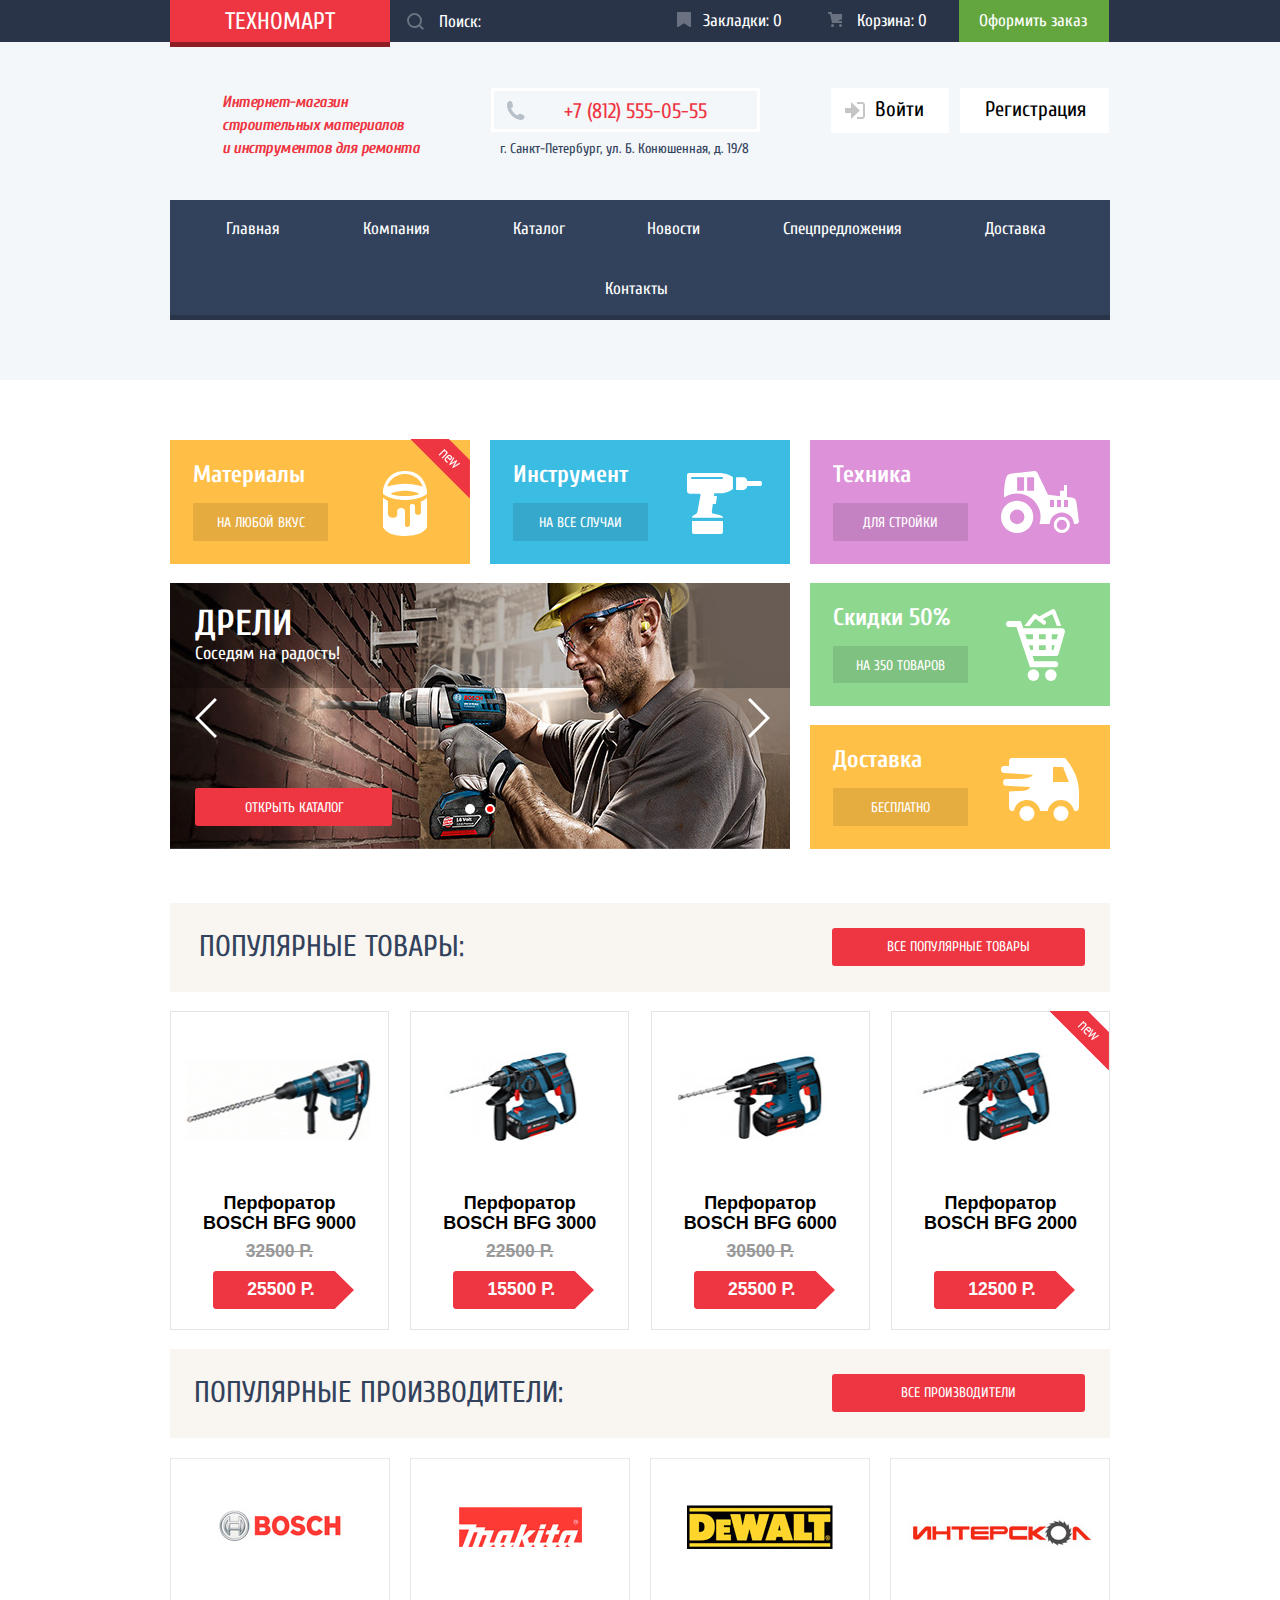
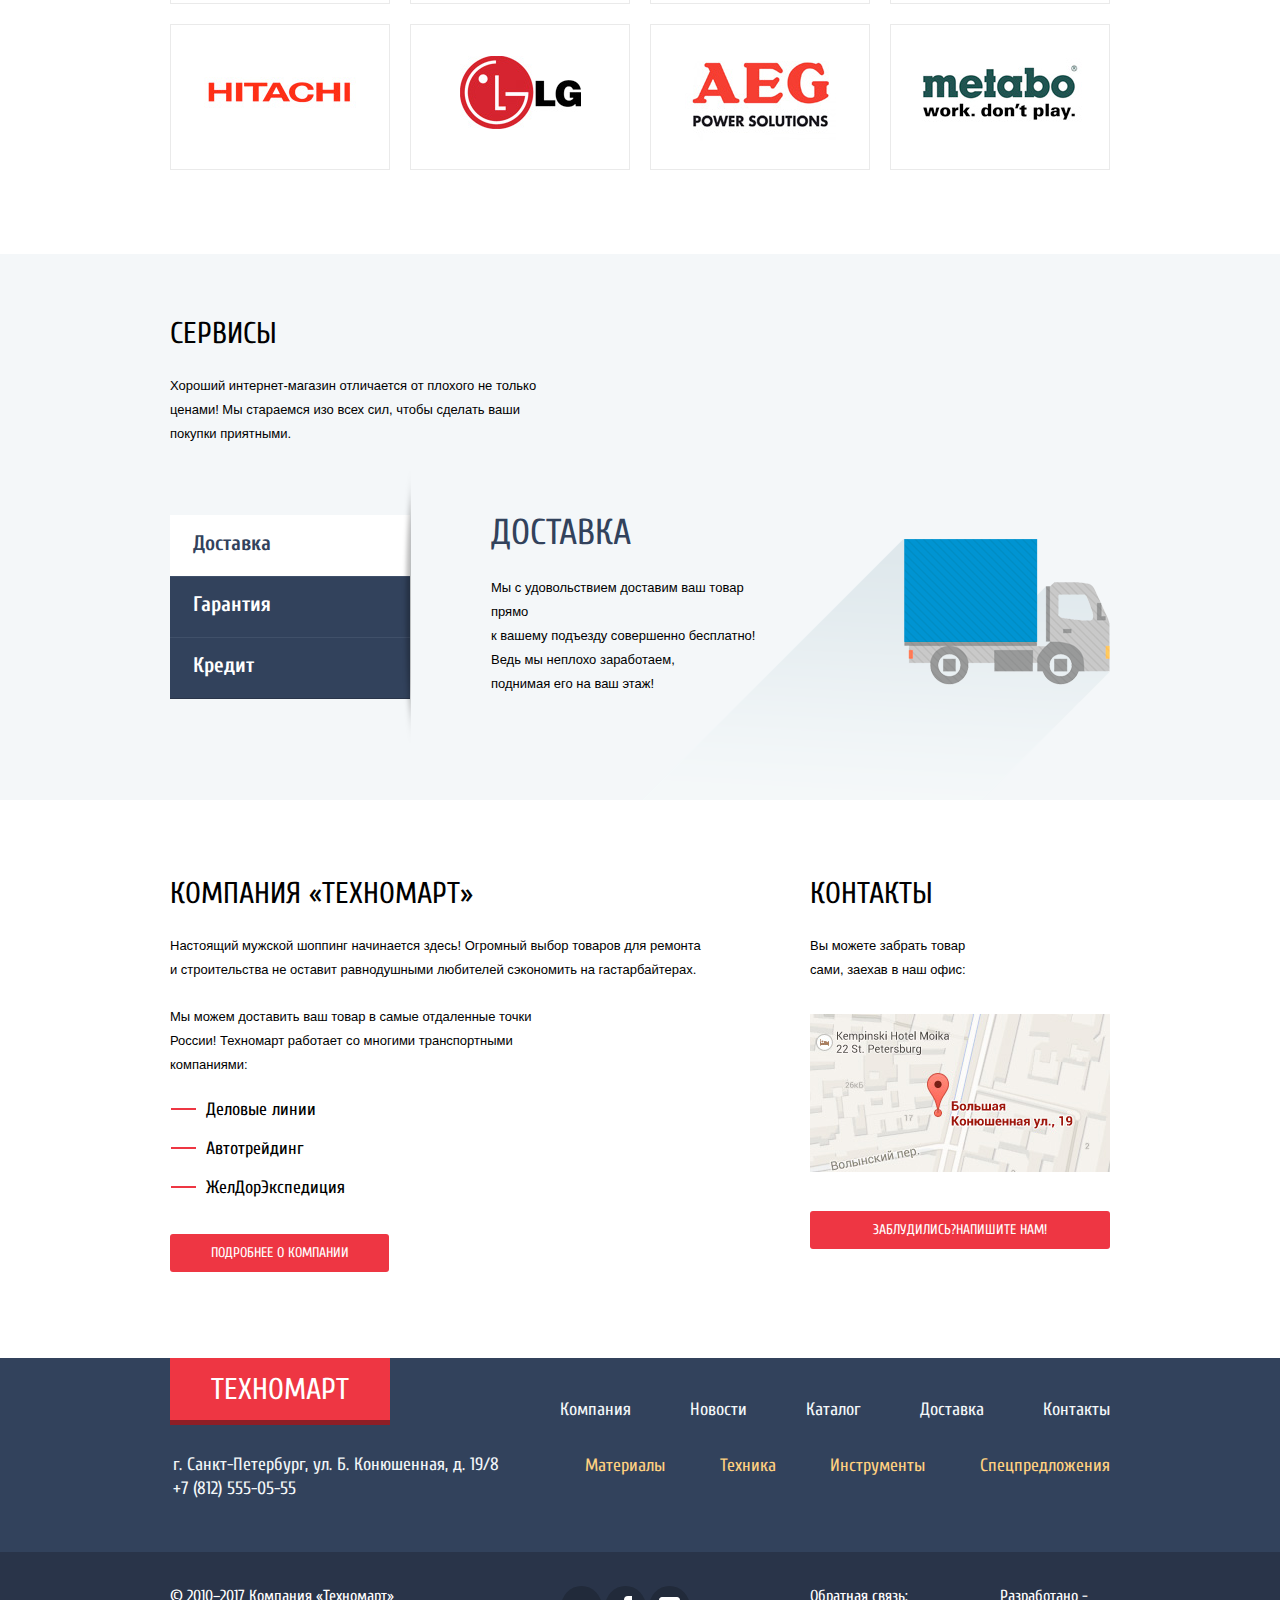
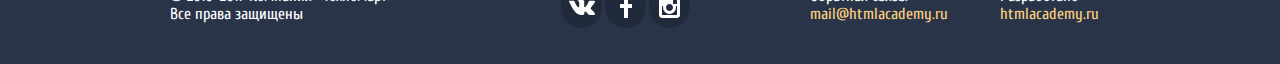
<file: index.html>
<!DOCTYPE html>
<html lang="ru">
  <head>
    <meta charset="utf-8">
    <title>HTML Academy: Техномарт</title>
    <link href="https://fonts.googleapis.com/css?family=Cuprum:400,700,700i;PT+Sans:400,700&amp;subset=cyrillic" rel="stylesheet">
    <link href="css/normalize.css" rel="stylesheet">
    <link rel="stylesheet" href="css/style.min.css">
  </head>
  <body>
    <header class="main-header">
      <div class="header-top">
        <div class="container">
          <a class="logo">Техномарт</a>
          <form class="search-form" method="get" action="https://echo.htmlacademy.ru">
              <label class="visually-hidden" for="search">Поле поиска</label>
              <input class="search" id="search" type="search" placeholder="Поиск:">
              <svg xmlns="http://www.w3.org/2000/svg" width="17" height="17" viewBox="0 0 17 17">
                <path fill="#ffffff" d="M17 15.586l-3.542-3.542A7.465 7.465 0 0 0 15 7.5 7.5 7.5 0 1 0 7.5 15c1.71 0 3.282-.579 4.544-1.542L15.586 17 17 15.586zM2 7.5C2 4.467 4.467 2 7.5 2 10.532 2 13 4.467 13 7.5c0 3.032-2.468 5.5-5.5 5.5A5.506 5.506 0 0 1 2 7.5z"/>
              </svg>
            </form>

          <a class="marks" href="#">Закладки: 0</a>
          <a class="basket" href="#">Корзина: 0</a>
          <a class="order" href="#">Оформить заказ</a>
        </div>
      </div>

      <div class="header-middle container">
        <h1>Интернет-магазин строительных материалов и&nbsp;инструментов для ремонта</h1>

        <div class="header-contacts">
          <a href="tel:88125550555" class="phone">+7 (812) 555-05-55</a>
          <p class="adress">г. Санкт-Петербург, ул. Б. Конюшенная, д. 19/8</p>
        </div>

        <div class="user-navigation">
          <a class="login-link" href="/login-link.html">
            <svg xmlns="http://www.w3.org/2000/svg" width="20" height="17" viewBox="0 0 20 17">
              <path fill="#c5c5c5" d="M14.875 8.5L6 0v6H0v5h6v6z"/>
              <path fill="#c5c5c5" d="M16.986 15.01h-5.027V17h5.027c2.178 0 3.004-1.81 3.029-3.026V3.028C19.99 1.811 19.164 0 16.986 0h-5.027v1.99h5.027c.839 0 .992.681 1.01 1.057v10.904c-.017.376-.171 1.059-1.01 1.059z"/>
            </svg>
            Войти
          </a>
          <a class="signup" href="/signup.html">Регистрация</a>
        </div>
      </div>


      <nav class="main-navigation container">
        <ul class="site-navigation">
          <li><a href="main.html">Главная</a></li>
          <li><a href="company.html">Компания</a></li>
          <li><a href="inner.html">Каталог</a></li>
          <li><a href="news.html">Новости</a></li>
          <li><a href="special.html">Спецпредложения</a></li>
          <li><a href="delivery.html">Доставка</a></li>
          <li><a href="contacts.html">Контакты</a></li>
        </ul>
      </nav>
    </header>

    <main>
      <div class="container">
        <section class="promo">
          <h2 class="visually-hidden">Товары и услуги</h2>

            <div class="promo-materials promo-item flag-new">
              <h3>Материалы</h3>
              <a class="btn" href="materials.html">На любой вкус</a>
            </div>

            <div class="promo-tools promo-item">
              <h3>Инструмент</h3>
              <a class="btn" href="tools.html">На все случаи</a>
            </div>

            <div class="promo-technique promo-item">
              <h3>Техника</h3>
              <a class="btn" href="equipment.html">Для стройки</a>
            </div>

            <div class="slider">
              <h2 class="visually-hidden">Продукция</h2>
              <input class="visually-hidden" type="radio" id="btn-1" name="toggle">
              <input class="visually-hidden" type="radio" id="btn-2" name="toggle" checked>

              <div class="slider-controls">
                <label class="left" for="btn-1"></label>
                <label class="right" for="btn-2"></label>
                <label class="slider-dot-left" for="btn-1"></label>
                <label class="slider-dot-right" for="btn-2"></label>
              </div>

              <div class="slider-inner">
                <div class="slider-slides slide1">
                  <h3>Перфораторы</h3>
                  <b>Настоящие мужские игрушки</b>
                </div>

                <div class="slider-slides slide2">
                  <h3>Дрели</h3>
                  <b>Соседям на радость!</b>
                </div>
              </div>

              <a class="button" href="catalog.html">Открыть каталог</a>
            </div>

            <div class="promo-wrapper">
              <div class="promo-sale promo-item">
                <h3>Скидки 50%</h3>
                <a class="btn" href="sale.html">На 350 товаров</a>
              </div>

              <div class="promo-delivery promo-item">
                <h3>Доставка</h3>
                <a class="btn" href="delivery.html">Бесплатно</a>
              </div>
            </div>
        </section>

        <section class="popular-products">
          <div class="title-and-link">
            <h2 class="products-title">Популярные товары:</h2>
            <a class="button" href="popular-products.html">Все популярные товары</a>
          </div>

          <ul class="catalog-list">

            <li class="catalog-item" tabindex="0">
              <div class="image">
                <img src="img/bosch_bfg9000.jpg" width="218" height="170" alt="Перфоратор BOSH BFG 9000">
              </div>
              <h3>Перфоратор BOSCH BFG 9000</h3>
              <b class="previous-price">32500 Р.</b>
              <b class="new-price">25500 Р.</b>
              <div class="buttons">
                <button class="buy" name="buy">Купить</button>
                <button class="to-marks" name="to-marks">В закладки</button>
              </div>
            </li>

            <li class="catalog-item" tabindex="0">
              <div class="image">
                <img src="img/bosch_bfg3000.jpg" width="218" height="170" alt="Перфоратор BOSH BFG 3000">
              </div>
              <h3>Перфоратор BOSCH BFG 3000</h3>
              <b class="previous-price">22500 Р.</b>
              <b class="new-price">15500 Р.</b>
              <div class="buttons">
                <button class="buy" name="buy">Купить</button>
                <button class="to-marks" name="to-marks">В закладки</button>
              </div>
            </li>

            <li class="catalog-item" tabindex="0">
              <div class="image">
                <img src="img/bosch_bfg6000.jpg" width="218" height="170" alt="Перфоратор BOSH BFG 6000">
              </div>
              <h3>Перфоратор BOSCH BFG 6000</h3>
              <b class="previous-price">30500 Р.</b>
              <b class="new-price">25500 Р.</b>
              <div class="buttons">
                <button class="buy" name="buy">Купить</button>
                <button class="to-marks" name="to-marks">В закладки</button>
              </div>
            </li>

            <li class="catalog-item flag-new" tabindex="0">
              <div class="image">
                <img src="img/bosch_bfg2000.jpg" width="218" height="170" alt="Перфоратор BOSH BFG 2000">
              </div>
              <h3>Перфоратор BOSCH BFG 2000</h3>
              <b class="previous-price"></b>
              <b class="new-price">12500 Р.</b>
              <div class="buttons">
                <button class="buy" name="buy">Купить</button>
                <button class="to-marks" name="to-marks">В закладки</button>
              </div>
            </li>

          </ul>
        </section>

        <section class="popular-makers">
          <div class="title-and-link">
            <h2 class="makers-title">Популярные производители:</h2>
            <a class="button" href="popular-makers">Все производители</a>
          </div>

          <ul class="makers">
            <li class="makers-item">
              <a href="BOCH.html">
                <img src="img/bosch.jpg" width="126" height="37" alt="логотип BOCH">
              </a>
            </li>

            <li class="makers-item">
              <a href="Makita.html">
                <img src="img/makita.jpg" width="123" height="40" alt="логотип Makita">
              </a>
            </li>

            <li class="makers-item">
              <a href="DeWALT.html">
                <img src="img/de-walt.jpg" width="146" height="44" alt="логотип DeWALT">
              </a>
            </li>

            <li class="makers-item">
              <a href="Interscol.html">
                <img src="img/invalid-name.jpg" width="200" height="88" alt="логотип Интерскол">
              </a>
            </li>

            <li class="makers-item">
              <a href="HITACHI.html">
                <img src="img/hitachi.jpg" width="169" height="31" alt="логотип HITACHI">
              </a>
            </li>

            <li class="makers-item">
              <a href="LG.html">
                <img src="img/lg.jpg" width="121" height="73" alt="логотип LG">
              </a>
            </li>

            <li class="makers-item">
              <a href="AEG.html">
                <img src="img/aeg.jpg" width="151" height="96" alt="логотип AEG">
              </a>
            </li>

            <li class="makers-item">
              <a href="metabo.html">
                <img src="img/metabo.jpg" width="204" height="69" alt="логотип metabo">
              </a>
            </li>

          </ul>
        </section>
      </div>

      <section class="service">
        <div class="container">
          <div class="about-service">
            <h2>Сервисы</h2>
            <p>Хороший интернет-магазин отличается от плохого не только ценами! Мы стараемся изо всех сил, чтобы сделать ваши покупки приятными.</p>
          </div>
          <div class="service-slider">

            <ul class="service-list">
              <li class="service-item delivery active">
                <b>Доставка</b>
              </li>
              <li class="service-item surety">
                <b>Гарантия</b>
              </li>
              <li class="service-item credit">
                <b>Кредит</b>
              </li>
            </ul>

            <div class="slide delivery-slide">
              <h4>Доставка</h4>
              <p>Мы с удовольствием доставим ваш товар прямо<br>
              к вашему подъезду совершенно бесплатно! Ведь мы неплохо заработаем,<br>
            поднимая его на ваш этаж!</p>
            </div>
            <div  class="slide surety-slide visually-hidden">
              <h4>Гарантия</h4>
              <p>Если купленный у нас товар поломается или заискрит<br>
              а также в случае пожара, вызванного его возгоранием,
              вы всегда можете быть уверены в нашей гарантии. Мы обменяем сгоревший товар на новый.<br>
              Дом уж восстановите как-нибудь сами.</p>
            </div>
            <div class="slide credit-slide visually-hidden">
              <h4>Кредит</h4>
              <p>Залезть в долговую яму стало проще!<br>
              Кредитные консультанты придут к вам на помощь.</p>
              <a class="button" href="to-credit.html">Отправить заявку</a>
            </div>
          </div>
        </div>
      </section>

      <div class="container">
        <div class="index-columns">
          <section class="about-company">
            <h2>Компания «Техномарт»</h2>
            <p>Настоящий мужской шоппинг начинается здесь! Огромный выбор товаров для ремонта и строительства не оставит равнодушными любителей сэкономить на гастарбайтерах.</p>
            <p>Мы можем доставить ваш товар в самые отдаленные точки России! Техномарт работает со многими транспортными компаниями: </p>
            <ul class="delivery-company">
              <li>Деловые линии</li>
              <li>Автотрейдинг</li>
              <li>ЖелДорЭкспедиция</li>
            </ul>
            <a class="button" href="company.html">Подробнее о компании</a>
          </section>

          <section class="contacts">
            <h2>Контакты</h2>
            <p>Вы можете забрать товар сами, заехав в наш офис:</p>
            <a class="open-map" href="/full-map.html">
              <img class="map" src="img/map.jpg" width="940" height="446" alt="Техномарт на карте">
            </a>
            <a class="button feedback-form" href="feedback-form.html">Заблудились?Напишите нам!</a>
          </section>
        </div>
      </div>

      <section class="write-us popup">
        <h2 class="visually-hidden">Напишите нам</h2>
        <form id="write-us-form" class="write-us-form" action="https://echo.htmlacademy.ru/"
        method="post">
          <p>
            <label for="name"> Ваше имя:</label>
            <input type="text" name="name" id="name" placeholder="Имя Фамилия">
          </p>
          <p>
            <label for="email">Ваш e-mail:</label>
            <input type="email" name="email" id="email" placeholder="email@example.com">
          </p>
          <p>
            <label for="text">Текс письма:</label>
            <textarea name="text" id="text" placeholder="В свободной форме" ></textarea>
          </p>
        </form>
        <div>
          <button class="button" form="write-us-form" type="submit">Отправить</button>
        </div>
        <button class="close-popup" type="button">Закрыть</button>
      </section>

      <section class="map-popup popup">
        <h2 class="visually-hidden">Как до нас добраться?</h2>
        <iframe src="https://www.google.com/maps/embed?pb=!1m18!1m12!1m3!1d1998.6037999040354!2d30.322010416394033!3d59.938716271971415!2m3!1f0!2f0!3f0!3m2!1i1024!2i768!4f13.1!3m3!1m2!1s0x4696310fca5ba729%3A0xea9c53d4493c879f!2sBolshaya+Konyushennaya+ul.%2C+19%2C+Sankt-Peterburg%2C+Russia%2C+191186!5e0!3m2!1sen!2s!4v1441888483426" width="940" height="446" allowfullscreen></iframe>
        <p>
          <img src="img/full-map.jpg" width="940" height="446"
          alt="Магазин по адресу г.Санкт-Петербург, ул.Большая Конюшенная, д.19/8">
        </p>
        <button class="close-popup" type="button" aria-label="Закрыть"></button>
      </section>

      <section class="cart-popup popup">
        <h2 class="cart-add">Товар добавлен в корзину!</h2>
        <p>
          <a class="button" href="cart.html">Оформить заказ</a>
          <button class="continue" type="button">Продолжить покупки</button>
        </p>
        <button class="close-popup" type="button">Закрыть</button>
      </section>

    </main>

    <footer class="page-footer">
      <nav class="page-footer-navigation">
        <div class="container">
          <a class="logo">Техномарт</a>

          <ul class="footer-navigation">
            <li><a href="company.html">Компания</a></li>
            <li><a href="news.html">Новости</a></li>
            <li><a href="inner.html">Каталог</a></li>
            <li><a href="delivery.html">Доставка</a></li>
            <li><a href="contacts.html">Контакты</a></li>
          </ul>

          <div class="footer-contacts">
            <p class="adress">г. Санкт-Петербург, ул. Б. Конюшенная, д. 19/8</p>
            <a href="tel:88125550555" class="phone">+7 (812) 555-05-55</a>
          </div>

          <ul class="categories">
            <li><a href="materials.html">Материалы</a></li>
            <li><a href="technique.html">Техника</a></li>
            <li><a href="tools.html">Инструменты</a></li>
            <li><a href="special.html">Спецпредложения</a></li>
          </ul>
        </div>
      </nav>
      <div class="footer-bottom">
        <div class="container">
          <p class="company-copyright">© 2010–2017 Компания «Техномарт» Все права защищены</p>

          <div class="footer-social">
            <ul>
              <li><a class="social-button vk" href="#"><span class="visually-hidden">Вконтакте</span>
                <svg xmlns="http://www.w3.org/2000/svg" width="26" height="15" viewBox="0 0 26 15"><path fill="#FFF" d="M16.138 11.51c.956-.309 2.18 2.04 3.483 2.939.978.681 1.727.534 1.727.534l3.473-.05s1.815-.112.957-1.554c-.071-.12-.503-1.069-2.585-3.022-2.177-2.043-1.882-1.712.739-5.244 1.597-2.153 2.236-3.468 2.036-4.028-.192-.539-1.365-.399-1.365-.399L20.69.713c-.381.001-.704.119-.851.515-.003.004-.621 1.666-1.445 3.079-1.741 2.989-2.436 3.148-2.724 2.961-.661-.433-.494-1.737-.494-2.664 0-2.897.432-4.105-.846-4.417-.427-.104-.739-.172-1.828-.182-1.392-.021-2.574 0-3.244.329-.445.223-.786.712-.579.74.26.035.843.16 1.155.586.401.552.389 1.789.389 1.789s.229 3.411-.54 3.834c-.528.29-1.25-.302-2.803-3.016-.793-1.388-1.392-2.922-1.392-2.922s-.116-.285-.326-.441c-.25-.185-.6-.244-.6-.244L.848.684S.29.7.085.946c-.182.218-.015.668-.015.668s2.909 6.881 6.203 10.347c3.02 3.182 6.452 2.971 6.452 2.971h1.555s.469-.054.709-.312c.224-.24.214-.691.214-.691s-.031-2.109.935-2.419z"/></svg>
              </a></li>
              <li><a class="social-button fb" href="#"><span class="visually-hidden">Фейсбук</span>
                <svg xmlns="http://www.w3.org/2000/svg" width="12" height="22" viewBox="0 0 12 22"><path fill="#FFF" d="M12 4V0H8a4 4 0 0 0-4 4v4H0v4h4v10h4V12h4V8H8V4h4z"/></svg>              </a></li>
              <li><a class="social-button ins" href="#"><span class="visually-hidden">Инстаграм</span>
                <svg xmlns="http://www.w3.org/2000/svg" width="21" height="21" viewBox="0 0 21 21"><path fill="#FFF" d="M18 0H3C1.35 0 0 1.35 0 3v15c0 1.65 1.35 3 3 3h15c1.65 0 3-1.35 3-3V3c0-1.65-1.35-3-3-3zm-7.5 7c1.93 0 3.5 1.57 3.5 3.5S12.43 14 10.5 14 7 12.43 7 10.5 8.57 7 10.5 7zM18 18H3V9h1.181A6.504 6.504 0 0 0 4 10.5a6.5 6.5 0 1 0 13 0 6.45 6.45 0 0 0-.181-1.5H18v9zm0-11h-4V3h4v4z"/></svg>
              </a></li>
            </ul>
          </div>

          <div class="developer">
            <p class="footer-feedback">Обратная связь:
              <a href="mailto:mail@htmlacademy.ru">mail@htmlacademy.ru</a>
            </p>
            <p class="footer-copyright">Разработано -
              <a href="https://htmlacademy.ru/">htmlacademy.ru</a>
            </p>
          </div>
        </div>
      </div>

    </footer>
    <script src="js/compressed.js"></script>
  </body>
</html>
</file>
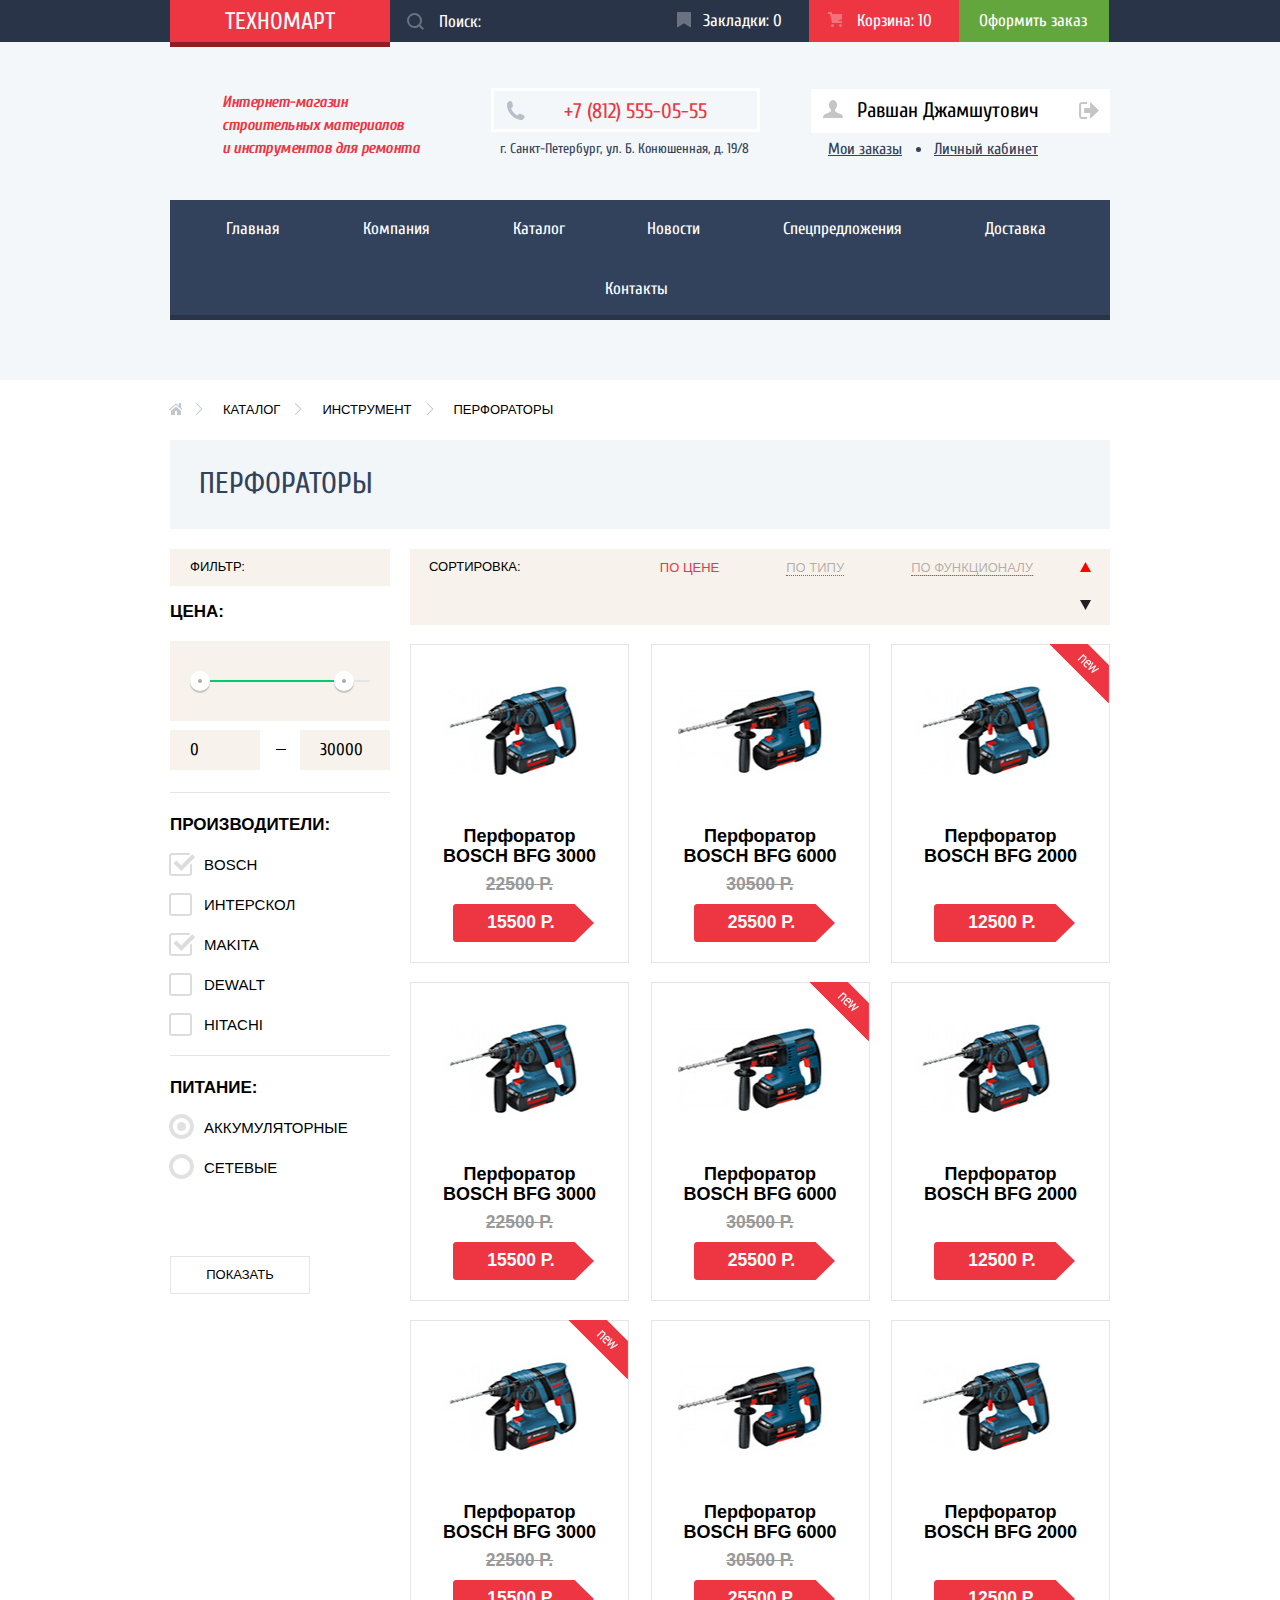
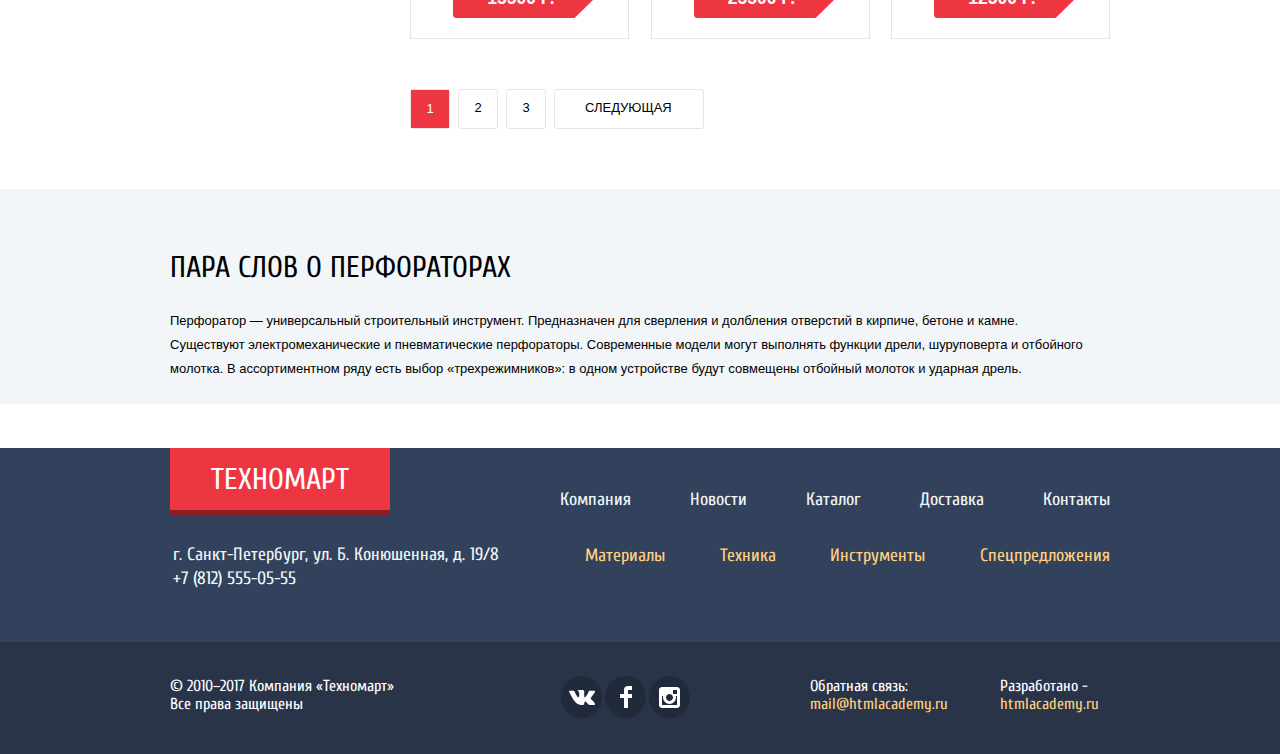
<file: inner.html>
<!DOCTYPE html>
<html lang="ru">
    <head>
      <meta charset="utf-8">
      <title>HTML Academy: Техномарт</title>
      <link href="https://fonts.googleapis.com/css?family=Cuprum:400,700,700i;PT+Sans:400,700&amp;subset=cyrillic" rel="stylesheet">
      <link href="css/normalize.css" rel="stylesheet">
      <link rel="stylesheet" href="css/style.min.css">
    </head>
    <body class="inner-page">
      <header class="main-header">

        <div class="header-top">
          <div class="container">
            <a class="logo" href="index.html">Техномарт</a>
            <form class="search-form" method="get" action="https://echo.htmlacademy.ru">
                <label class="visually-hidden" for="search">Поле поиска</label>
                <input class="search" id="search" type="search" placeholder="Поиск:">
                <svg xmlns="http://www.w3.org/2000/svg" width="17" height="17" viewBox="0 0 17 17">
                  <path fill="#ffffff" d="M17 15.586l-3.542-3.542A7.465 7.465 0 0 0 15 7.5 7.5 7.5 0 1 0 7.5 15c1.71 0 3.282-.579 4.544-1.542L15.586 17 17 15.586zM2 7.5C2 4.467 4.467 2 7.5 2 10.532 2 13 4.467 13 7.5c0 3.032-2.468 5.5-5.5 5.5A5.506 5.506 0 0 1 2 7.5z"/>
                </svg>
              </form>
            <a class="marks" href="#">Закладки: 0</a>
            <a class="basket" href="#">Корзина: 10</a>
            <a class="order" href="#">Оформить заказ</a>
          </div>
        </div>

        <div class="header-middle container">
          <h1>Интернет-магазин строительных материалов и&nbsp;инструментов для ремонта</h1>

          <div class="header-contacts">
            <a href="tel:88125550555" class="phone">+7 (812) 555-05-55</a>
            <p class="adress">г. Санкт-Петербург, ул. Б. Конюшенная, д. 19/8</p>
          </div>

          <div class="user-navigation">
            <div class="user-control">
              <a class="user-name" href="user-name.html">
                <svg xmlns="http://www.w3.org/2000/svg" width="20" height="18" viewBox="0 0 20 18">
                  <path fill="#c5c5c5" d="M17.881 14.166c-2.144-.735-4.256-1.666-5.207-2.39-.657-.501-.77-1.618-.517-2.415 1.118-.903 1.864-2.477 1.864-4.278C14.021 2.276 12.221 0 10 0S5.979 2.276 5.979 5.083c0 1.801.746 3.374 1.863 4.277.253.798.141 1.915-.517 2.416-.95.724-3.063 1.654-5.207 2.39S0 18 0 18h20s.025-3.099-2.119-3.834z"/>
                </svg>
                Равшан Джамшутович</a>
              <a href="user-exit.html" class="user-exit" name="exit">
                <svg xmlns="http://www.w3.org/2000/svg" width="21" height="17" viewBox="0 0 21 17">
                  <g fill="#c5c5c5">
                    <path fill="#c5c5c5" d="M21 8.5L12.125 0v6h-6v5h6v6z"/>
                    <path fill="#c5c5c5" d="M3.106 13.952V3.048c.018-.376.171-1.057 1.01-1.057h5.027V0H4.116C1.938 0 1.112 1.81 1.087 3.027v10.946C1.112 15.189 1.938 17 4.116 17h5.027v-1.99H4.116c-.839 0-.992-.683-1.01-1.058z"/>
                  </g>
                </svg>
              </a>
            </div>
            <a class="user-order" href="user-order">Мои заказы</a>
            <a class="user-area" href="user-area">Личный кабинет</a>
          </div>
        </div>
        <nav class="main-navigation container">
          <ul class="site-navigation">
            <li><a href="index.html">Главная</a></li>
            <li><a href="company.html">Компания</a></li>
            <li><a href="inner.html">Каталог</a></li>
            <li><a href="news.html">Новости</a></li>
            <li><a href="special.html">Спецпредложения</a></li>
            <li><a href="delivery.html">Доставка</a></li>
            <li><a href="contacts.html">Контакты</a></li>
          </ul>
        </nav>
      </header>
      <main>
        <div class="container">
          <ul class="breadcrumbs">
            <li class="main" tabindex="0"><a href="index.html">Главная</a></li>
            <li><a href="catalog.html">Каталог</a></li>
            <li><a href="tools.html">Инструмент</a></li>
            <li class="breadcrumbs-current">Перфораторы</li>
          </ul>

          <div class="page-title">
            <h1>Перфораторы</h1>
          </div>
          <div class="catalog-columns">

            <section class="filters">
              <h2>Фильтр:</h2>
              <form method="get" action="https://echo.htmlacademy.ru">
                <fieldset class="filter">
                  <legend>Цена:</legend>
                  <div class="range-wrapper">
                    <div class="range-controls">
                      <div class="scale">
                        <div class="bar"></div>
                      </div>
                      <div class="range-toggle range-toggle-min" aria-label="Диапазон переключения минимум" tabindex="0"></div>
                      <div class="range-toggle range-toggle-max" aria-label="Диапазон переключения максимум" tabindex="0"></div>
                    </div>
                  </div>

                  <div class="price-controls">
                    <label class="min-price">от <input type="text" name="min-price" value="0"></label>
                    <label class="max-price">до <input type="text" name="max-price" value="30000"></label>
                  </div>

                </fieldset>

                <fieldset  class="filter">
                  <legend>Производители:</legend>
                  <ul class="filter-list">
                    <li class="filter-option">
                      <input type="checkbox" name="bosch" class="visually-hidden
                       filter-input filter-input-checkbox" id="bosch-filter" checked>
                       <label for="bosch-filter">Bosch</label>
                     </li>
                    <li class="filter-option">
                      <input type="checkbox" name="interscol" class="visually-hidden
                      filter-input filter-input-checkbox" id="interscol-filter">
                      <label for="interscol-filter">Интерскол</label>
                    </li>
                    <li class="filter-option">
                      <input type="checkbox" name="makita" class="visually-hidden
                      filter-input filter-input-checkbox" id="makita-filter" checked>
                      <label for="makita-filter">Makita</label>
                    </li>
                    <li class="filter-option">
                      <input type="checkbox" name="dewolt" class="visually-hidden
                      filter-input filter-input-checkbox" id="dewolt-filter">
                      <label for="dewolt-filter">Dewalt</label>
                    </li>
                    <li class="filter-option">
                      <input type="checkbox" name="hitachi" class="visually-hidden
                      filter-input filter-input-checkbox" id="hitachi-filter">
                      <label for="hitachi-filter">Hitachi</label>
                    </li>
                  </ul>
                </fieldset>

                <fieldset class="filter">
                  <legend>Питание:</legend>
                  <ul class="filter-list">
                    <li class="filter-option">
                      <input type="radio" class="visually-hidden filter-input filter-input-radio"
                      name="power-option" id="accumulator" value="accumulator" checked>
                      <label for="accumulator">Аккумуляторные</label>
                    </li>
                    <li class="filter-option">
                      <input type="radio" class="visually-hidden filter-input filter-input-radio"
                      name="power-option" id="chain" value="chain">
                      <label for="chain">Сетевые</label>
                    </li>
                  </ul>
                </fieldset>
                <button type="submit" class="filter-button">Показать</button>
              </form>
            </section>

            <section class="catalog">
              <h2 class="visually-hidden">Список товаров</h2>

              <section class="sorting">
                <h2>Сортировка:</h2>
                <ul>
                  <li class="active-sort"><a href="to-price.html">По цене</a></li>
                  <li><a href="to-type.html">По типу</a></li>
                  <li><a href="to-functional">По функционалу</a></li>

                  <li  class="up">
                    <a href="up.html"><span class="visually-hidden">По возрастанию</span>
                      <svg xmlns="http://www.w3.org/2000/svg" width="11" height="10" viewBox="0 0 11 10">
                        <path fill="#231F20" d="M5.5 0L0 10h11z"/>
                      </svg>
                    </a>
                  </li>
                  <li class="down">
                    <a href="down.html"><span class="visually-hidden">По убыванию</span>
                      <svg xmlns="http://www.w3.org/2000/svg" width="11" height="10" viewBox="0 0 11 10">
                        <path fill="#231F20" d="M5.5 0L0 10h11z"/>
                      </svg>
                    </a>
                  </li>
                </ul>
              </section>

              <ul class="catalog-list">

                <li class="catalog-item" tabindex="0">
                  <div class="image">
                    <img src="img/bosch_bfg3000.jpg" width="218" height="170" alt="Перфоратор BOSH BFG 3000">
                  </div>
                  <h3>Перфоратор BOSCH BFG 3000</h3>
                  <b class="previous-price">22500 Р.</b>
                  <b class="new-price">15500 Р.</b>
                  <div class="buttons">
                    <button class="buy" name="buy">Купить</button>
                    <button class="to-marks" name="to-marks">В закладки</button>
                  </div>
                </li>

                <li class="catalog-item" tabindex="0">
                  <div class="image">
                    <img src="img/bosch_bfg6000.jpg" width="218" height="170" alt="Перфоратор BOSH BFG 6000">
                  </div>
                  <h3>Перфоратор BOSCH BFG 6000</h3>
                  <b class="previous-price">30500 Р.</b>
                  <b class="new-price">25500 Р.</b>
                  <div class="buttons">
                    <button class="buy" name="buy">Купить</button>
                    <button class="to-marks" name="to-marks">В закладки</button>
                  </div>
                </li>


                <li class="catalog-item flag-new" tabindex="0">
                  <div class="image">
                    <img src="img/bosch_bfg2000.jpg" width="218" height="170" alt="Перфоратор BOSH BFG 2000">
                  </div>
                  <h3>Перфоратор BOSCH BFG 2000</h3>
                  <b class="previous-price"></b>
                  <b class="new-price">12500 Р.</b>
                  <div class="buttons">
                    <button class="buy" name="buy">Купить</button>
                    <button class="to-marks" name="to-marks">В закладки</button>
                  </div>
                </li>

                <li class="catalog-item" tabindex="0">
                  <div class="image">
                    <img src="img/bosch_bfg3000.jpg" width="218" height="170" alt="Перфоратор BOSH BFG 3000">
                  </div>
                  <h3>Перфоратор BOSCH BFG 3000</h3>
                  <b class="previous-price">22500 Р.</b>
                  <b class="new-price">15500 Р.</b>
                  <div class="buttons">
                    <button class="buy" name="buy">Купить</button>
                    <button class="to-marks" name="to-marks">В закладки</button>
                  </div>
                </li>

                <li class="catalog-item flag-new" tabindex="0">
                  <div class="image">
                    <img src="img/bosch_bfg6000.jpg" width="218" height="170" alt="Перфоратор BOSH BFG 6000">
                  </div>
                  <h3>Перфоратор BOSCH BFG 6000</h3>
                  <b class="previous-price">30500 Р.</b>
                  <b class="new-price">25500 Р.</b>
                  <div class="buttons">
                    <button class="buy" name="buy">Купить</button>
                    <button class="to-marks" name="to-marks">В закладки</button>
                  </div>
                </li>

                <li class="catalog-item" tabindex="0">
                  <div class="image">
                    <img src="img/bosch_bfg2000.jpg" width="218" height="170" alt="Перфоратор BOSH BFG 2000">
                  </div>
                  <h3>Перфоратор BOSCH BFG 2000</h3>
                  <b class="previous-price"></b>
                  <b class="new-price">12500 Р.</b>
                  <div class="buttons">
                    <button class="buy" name="buy">Купить</button>
                    <button class="to-marks" name="to-marks">В закладки</button>
                  </div>
                </li>

                <li class="catalog-item flag-new" tabindex="0">
                  <div class="image">
                    <img src="img/bosch_bfg3000.jpg" width="218" height="170" alt="Перфоратор BOSH BFG 3000">
                  </div>
                  <h3>Перфоратор BOSCH BFG 3000</h3>
                  <b class="previous-price">22500 Р.</b>
                  <b class="new-price">15500 Р.</b>
                  <div class="buttons">
                    <button class="buy" name="buy">Купить</button>
                    <button class="to-marks" name="to-marks">В закладки</button>
                  </div>
                </li>

                <li class="catalog-item" tabindex="0">
                  <div class="image">
                    <img src="img/bosch_bfg6000.jpg" width="218" height="170" alt="Перфоратор BOSH BFG 6000">
                  </div>
                  <h3>Перфоратор BOSCH BFG 6000</h3>
                  <b class="previous-price">30500 Р.</b>
                  <b class="new-price">25500 Р.</b>
                  <div class="buttons">
                    <button class="buy" name="buy">Купить</button>
                    <button class="to-marks" name="to-marks">В закладки</button>
                  </div>
                </li>

                <li class="catalog-item" tabindex="0">
                  <div class="image">
                    <img src="img/bosch_bfg2000.jpg" width="218" height="170" alt="Перфоратор BOSH BFG 2000">
                  </div>
                  <h3>Перфоратор BOSCH BFG 2000</h3>
                  <b class="previous-price"></b>
                  <b class="new-price">12500 Р.</b>
                  <div class="buttons">
                    <button class="buy" name="buy">Купить</button>
                    <button class="to-marks" name="to-marks">В закладки</button>
                  </div>
                </li>

              </ul>

              <ul class="pagination-list">
                <li class="pagination-item pagination-item-current"><a href="#">1</a></li>
                <li class="pagination-item"><a href="#">2</a></li>
                <li class="pagination-item"><a href="#">3</a></li>
                <li class="pagination-item"><a href="#">Следующая</a></li>
              </ul>

            </section>
          </div>
        </div>


        <section class="about-product">
          <div  class="container">
            <h2>Пара слов о перфораторах</h2>
            <p><span>Перфоратор &mdash; универсальный строительный инструмент. </span>Предназначен для сверления и долбления отверстий в кирпиче, бетоне и камне.<br>
            Существуют электромеханические и пневматические перфораторы. Современные модели могут выполнять функции дрели, шуруповерта и отбойного молотка. В ассортиментном ряду есть выбор «трехрежимников»: в одном устройстве будут совмещены отбойный молоток и ударная дрель.</p>
          </div>
        </section>

        <section class="cart-popup popup">
          <h2 class="cart-add">Товар добавлен в корзину!</h2>
          <p>
            <a class="button" href="cart.html">Оформить заказ</a>
            <button class="continue" type="button">Продолжить покупки</button>
          </p>
          <button class="close-popup" type="button">Закрыть</button>

        </section>

      </main>
        <footer class="page-footer">
          <nav class="page-footer-navigation">
            <div class="container">
              <a class="logo">Техномарт</a>

              <ul class="footer-navigation">
                <li><a href="company.html">Компания</a></li>
                <li><a href="news.html">Новости</a></li>
                <li><a href="inner.html">Каталог</a></li>
                <li><a href="delivery.html">Доставка</a></li>
                <li><a href="contacts.html">Контакты</a></li>
              </ul>

              <div class="footer-contacts">
                <p class="adress">г. Санкт-Петербург, ул. Б. Конюшенная, д. 19/8</p>
                <a href="tel:88125550555" class="phone">+7 (812) 555-05-55</a>
              </div>

              <ul class="categories">
                <li><a href="materials.html">Материалы</a></li>
                <li><a href="technique.html">Техника</a></li>
                <li><a href="tools.html">Инструменты</a></li>
                <li><a href="special.html">Спецпредложения</a></li>
              </ul>
            </div>
          </nav>
          <div class="footer-bottom">
            <div class="container">
              <p class="company-copyright">© 2010–2017 Компания «Техномарт» Все права защищены</p>

              <div class="footer-social">
                <ul>
                  <li><a class="social-button vk" href="#"><span class="visually-hidden">Вконтакте</span>
                    <svg xmlns="http://www.w3.org/2000/svg" width="26" height="15" viewBox="0 0 26 15"><path fill="#FFF" d="M16.138 11.51c.956-.309 2.18 2.04 3.483 2.939.978.681 1.727.534 1.727.534l3.473-.05s1.815-.112.957-1.554c-.071-.12-.503-1.069-2.585-3.022-2.177-2.043-1.882-1.712.739-5.244 1.597-2.153 2.236-3.468 2.036-4.028-.192-.539-1.365-.399-1.365-.399L20.69.713c-.381.001-.704.119-.851.515-.003.004-.621 1.666-1.445 3.079-1.741 2.989-2.436 3.148-2.724 2.961-.661-.433-.494-1.737-.494-2.664 0-2.897.432-4.105-.846-4.417-.427-.104-.739-.172-1.828-.182-1.392-.021-2.574 0-3.244.329-.445.223-.786.712-.579.74.26.035.843.16 1.155.586.401.552.389 1.789.389 1.789s.229 3.411-.54 3.834c-.528.29-1.25-.302-2.803-3.016-.793-1.388-1.392-2.922-1.392-2.922s-.116-.285-.326-.441c-.25-.185-.6-.244-.6-.244L.848.684S.29.7.085.946c-.182.218-.015.668-.015.668s2.909 6.881 6.203 10.347c3.02 3.182 6.452 2.971 6.452 2.971h1.555s.469-.054.709-.312c.224-.24.214-.691.214-.691s-.031-2.109.935-2.419z"/></svg>
                  </a></li>
                  <li><a class="social-button fb" href="#"><span class="visually-hidden">Фейсбук</span>
                    <svg xmlns="http://www.w3.org/2000/svg" width="12" height="22" viewBox="0 0 12 22"><path fill="#FFF" d="M12 4V0H8a4 4 0 0 0-4 4v4H0v4h4v10h4V12h4V8H8V4h4z"/></svg>              </a></li>
                  <li><a class="social-button ins" href="#"><span class="visually-hidden">Инстаграм</span>
                    <svg xmlns="http://www.w3.org/2000/svg" width="21" height="21" viewBox="0 0 21 21"><path fill="#FFF" d="M18 0H3C1.35 0 0 1.35 0 3v15c0 1.65 1.35 3 3 3h15c1.65 0 3-1.35 3-3V3c0-1.65-1.35-3-3-3zm-7.5 7c1.93 0 3.5 1.57 3.5 3.5S12.43 14 10.5 14 7 12.43 7 10.5 8.57 7 10.5 7zM18 18H3V9h1.181A6.504 6.504 0 0 0 4 10.5a6.5 6.5 0 1 0 13 0 6.45 6.45 0 0 0-.181-1.5H18v9zm0-11h-4V3h4v4z"/></svg>
                  </a></li>
                </ul>
              </div>

              <div class="developer">
                <p class="footer-feedback">Обратная связь:
                  <a href="mailto:mail@htmlacademy.ru">mail@htmlacademy.ru</a>
                </p>
                <p class="footer-copyright">Разработано -
                  <a href="https://htmlacademy.ru/">htmlacademy.ru</a>
                </p>
              </div>
            </div>
          </div>
        </footer>
        <script src="js/compressed.js"></script>
      </body>
    </html>
</file>
<file: css/style.min.css>
@-webkit-keyframes bounce {
    0% {
        -webkit-transform: translateY(-2000px);
        transform: translateY(-2000px)
    }

    70% {
        -webkit-transform: translateY(30px);
        transform: translateY(30px)
    }

    90% {
        -webkit-transform: translateY(-10px);
        transform: translateY(-10px)
    }

    to {
        -webkit-transform: translateY(0);
        transform: translateY(0)
    }
}

@keyframes bounce {
    0% {
        -webkit-transform: translateY(-2000px);
        transform: translateY(-2000px)
    }

    70% {
        -webkit-transform: translateY(30px);
        transform: translateY(30px)
    }

    90% {
        -webkit-transform: translateY(-10px);
        transform: translateY(-10px)
    }

    to {
        -webkit-transform: translateY(0);
        transform: translateY(0)
    }
}

@-webkit-keyframes shake {
    0%,to {
        -webkit-transform: translateX(0);
        transform: translateX(0)
    }

    10%,30%,50%,70%,90% {
        -webkit-transform: translateX(-10px);
        transform: translateX(-10px)
    }

    20%,40%,60%,80% {
        -webkit-transform: translateX(10px);
        transform: translateX(10px)
    }
}

@keyframes shake {
    0%,to {
        -webkit-transform: translateX(0);
        transform: translateX(0)
    }

    10%,30%,50%,70%,90% {
        -webkit-transform: translateX(-10px);
        transform: translateX(-10px)
    }

    20%,40%,60%,80% {
        -webkit-transform: translateX(10px);
        transform: translateX(10px)
    }
}

body {
    margin: 0;
    min-width: 960px;
    font-family: "Cuprum",Arial,sans-serif;
    font-size: 13px;
    line-height: 24px;
    font-weight: 400;
    color: #000;
    background-color: #fff
}

a {
    text-decoration: none
}

.main-header {
    padding-bottom: 60px;
    background-color: #f4f7f9
}

.container {
    width: 940px;
    margin: 0 auto;
    padding: 0 10px
}

.visually-hidden:not(:focus):not(:active),input[type=checkbox].visually-hidden,input[type=radio].visually-hidden {
    position: absolute;
    width: 1px;
    height: 1px;
    margin: -1px;
    border: 0;
    padding: 0;
    white-space: nowrap;
    -webkit-clip-path: inset(100%);
    clip-path: inset(100%);
    clip: rect(0 0 0 0);
    overflow: hidden
}

.header-top {
    min-height: 41px;
    background-color: #293449
}

.header-top .container {
    display: -webkit-box;
    display: -ms-flexbox;
    display: flex;
    margin-bottom: 47px
}

.header-top .logo,.header-top a {
    display: inline-block;
    font-family: "Cuprum",Arial,sans-serif;
    color: #fff;
    vertical-align: middle;
    margin: 0
}

.header-top a {
    max-width: 150px;
    font-size: 17px;
    line-height: 18px;
    padding: 12px 0
}

.header-top .logo {
    position: relative;
    width: 220px;
    font-size: 24px;
    line-height: 24px;
    text-transform: uppercase;
    text-align: center;
    padding: 10px 35px 8px;
    background-color: #ee3643
}

.header-top .logo::before {
    position: absolute;
    right: 0;
    top: 42px;
    content: "";
    width: 220px;
    height: 5px;
    background-color: #8e1e26
}

.logo:active,.logo:focus,.logo:hover {
    background-color: #ca2c37
}

.search-form {
    position: relative;
    margin: 0;
    padding: 0
}

.search-form input {
    font-family: "Cuprum",Arial,sans-serif;
    font-size: 17px;
    line-height: 18px;
    width: 270px;
    height: 42px;
    margin: 0;
    padding: 0 0 0 49px;
    color: #fff;
    background-color: #293449;
    border: 0
}

.search-form svg {
    position: absolute;
    top: 13px;
    left: 17px;
    width: 17px;
    height: 17px;
    opacity: .3
}

.search:hover {
    background-color: #212a3a
}

.header-top .basket:focus::before,.header-top .basket:hover::before,.header-top .marks:focus::before,.header-top .marks:hover::before,.search:focus+svg,.search:hover+svg {
    opacity: 1
}

.search:focus~svg>path {
    fill: #ee3643
}

.search:focus {
    color: #000;
    outline: 0;
    background-color: #fff
}

.search::-webkit-input-placeholder {
    color: #fff
}

.search::-moz-placeholder {
    color: #fff
}

.search:-ms-input-placeholder {
    color: #fff
}

.search:-moz-placeholder {
    color: #fff
}

.header-top .marks {
    position: relative;
    padding-left: 43px;
    padding-right: 27px;
    min-width: 79px
}

.header-top .basket::before,.header-top .marks::before {
    content: "";
    position: absolute;
    top: 12px;
    left: 17px;
    width: 14px;
    height: 15px;
    background-image: url(../img/svg/icon-bookmark.svg);
    background-repeat: no-repeat;
    background-position: 0 0;
    opacity: .3
}

.header-top .basket {
    position: relative;
    padding-left: 48px;
    min-width: 102px
}

.inner-page .basket {
    background-color: #ee3643
}

.header-top .basket::before {
    left: 19px;
    background-image: url(../img/svg/icon-cart.svg)
}

.header-top .basket:active::before,.header-top .marks:active::before {
    opacity: .5
}

.header-top .basket:focus,.header-top .basket:hover,.header-top .marks:focus,.header-top .marks:hover {
    background-color: #212a3a
}

.header-top .basket:active,.header-top .marks:active {
    background-color: #161d29;
    color: rgba(255,255,255,.6)
}

.header-top .order {
    padding: 12px 22px 12px 20px;
    min-width: 73px;
    background-color: #63a63e
}

.header-top .order:focus,.header-top .order:hover {
    background-color: #5fbb2d
}

.header-top .order:active {
    color: rgba(255,255,255,.5);
    background-color: #518534
}

.header-middle {
    display: -webkit-box;
    display: -ms-flexbox;
    display: flex;
    -webkit-box-pack: justify;
    -ms-flex-pack: justify;
    justify-content: space-between;
    min-height: 84px;
    margin-bottom: 27px
}

.header-contacts .adress,h1 {
    font-family: "Cuprum",Arial,sans-serif
}

h1 {
    font-style: italic;
    letter-spacing: -.5px;
    width: 210px;
    font-size: 16px;
    line-height: 23px;
    color: #ee3643;
    padding: 0;
    margin: 2px 0 0 52px
}

.header-contacts {
    min-width: 279px;
    margin: 10px 0 0 17px;
    padding: 0
}

.header-contacts .phone {
    position: relative;
    font-size: 21px;
    line-height: 21px;
    color: #ee3643;
    min-width: 145px;
    margin: 0;
    vertical-align: middle;
    padding: 8px 50px 6px 70px;
    border: 3px solid #fff
}

.header-contacts .phone::before {
    position: absolute;
    top: 10px;
    left: 12px;
    content: "";
    width: 19px;
    height: 22px;
    background-image: url(../img/svg/icon-phone.svg);
    background-repeat: no-repeat;
    background-position: 0 0
}

.header-contacts .adress {
    font-weight: 400;
    font-size: 14px;
    line-height: 24px;
    padding: 14px 0 0 9px;
    margin: 0;
    color: #32425c
}

.user-navigation {
    margin-top: 10px;
    min-width: 299px
}

.user-navigation a {
    font-size: 21px;
    line-height: 21px;
    color: #000;
    background-color: #fff;
    margin: 0;
    padding: 0
}

.user-navigation a:focus,.user-navigation a:hover {
    color: #ee3643
}

.user-navigation a:active {
    color: rgba(0,0,0,.3)
}

.user-navigation .login-link {
    position: relative;
    margin: 0 11px 0 20px;
    padding: 9px 20px 12px 44px
}

.login-link svg {
    position: absolute;
    top: 14px;
    left: 14px;
    margin-right: 14px
}

.login-link:focus path,.login-link:hover path {
    fill: #32425c
}

.login-link:active path {
    fill: #c5c5c5
}

.user-navigation .signup {
    width: 150px;
    margin: 0;
    padding: 9px 23px 12px 25px
}

.main-navigation {
    font-size: 17px;
    line-height: 17px
}

.site-navigation {
    display: -webkit-box;
    display: -ms-flexbox;
    display: flex;
    -ms-flex-wrap: wrap;
    flex-wrap: wrap;
    -ms-flex-pack: distribute;
    justify-content: space-around;
    -ms-flex-line-pack: center;
    align-content: center;
    padding-left: 15px;
    padding-right: 23px;
    margin: 0;
    list-style: none;
    -webkit-box-shadow: inset 0 -5px 0 0 #293449;
    box-shadow: inset 0 -5px 0 0 #293449;
    background-color: #32425c
}

.site-navigation a {
    display: block;
    padding: 20px 31px 23px;
    color: #fff
}

.site-navigation a:focus,.site-navigation a:hover {
    background-color: #293449
}

.site-navigation a:active {
    color: rgba(255,255,255,.5);
    background-color: #1d2739
}

.button {
    display: inline-block;
    margin-right: 16px;
    padding: 10px 30px;
    font: inherit;
    font-size: 14px;
    line-height: 18px;
    color: #fff;
    text-align: center;
    text-transform: uppercase;
    vertical-align: middle;
    border-radius: 3px;
    background-color: #ee3643
}

.button:focus,.button:hover {
    background-color: #ca2c37
}

.button:active {
    background-color: #ba2732
}

.promo h3,h2 {
    font-family: "Cuprum",Arial,sans-serif;
    line-height: 30px
}

h2 {
    text-transform: uppercase;
    font-weight: 400;
    font-size: 30px
}

.promo {
    display: -webkit-box;
    display: -ms-flexbox;
    display: flex;
    -ms-flex-wrap: wrap;
    flex-wrap: wrap;
    -webkit-box-pack: justify;
    -ms-flex-pack: justify;
    justify-content: space-between;
    -ms-flex-line-pack: stretch;
    align-content: stretch;
    padding: 0;
    margin: 60px 0 35px
}

.promo .promo-item {
    width: 300px;
    margin-bottom: 19px
}

.promo h3 {
    font-size: 24px;
    color: #fff;
    font-weight: 700;
    padding: 20px 0 0;
    margin: 0 0 12px 23px
}

.promo-materials {
    position: relative;
    background-color: #ffbf47;
    background-image: url(../img/svg/icon-1.svg);
    background-repeat: no-repeat;
    background-position: 83.2% 53%
}

.promo-technique,.promo-tools {
    background-color: #3bbce3;
    background-image: url(../img/svg/icon-2.svg);
    background-repeat: no-repeat;
    background-position: 87.4% 53%
}

.promo-technique {
    background-color: #dc91d8;
    background-image: url(../img/svg/icon-3.svg);
    background-position: 86% 50%
}

.promo-delivery,.promo-sale {
    background-color: #8ed78f;
    background-image: url(../img/svg/icon-4.svg);
    background-repeat: no-repeat;
    background-position: 81.2% 51%
}

.promo-delivery {
    background-color: #ffc047;
    background-image: url(../img/svg/icon-5.svg);
    background-position: 86% 54%
}

.promo-wrapper {
    padding: 0;
    margin: 0
}

.promo .slider {
    position: relative;
    width: 620px;
    height: 266px;
    margin-top: 0;
    background-color: brown
}

.slider-controls label {
    position: absolute;
    width: 0;
    height: 0
}

.slider-controls .left::after,.slider-controls .right::after {
    content: "";
    position: absolute;
    top: 115px;
    left: 25px;
    z-index: 1;
    width: 22px;
    height: 42px;
    background-image: url(../img/svg/icon-left.svg);
    background-repeat: no-repeat;
    background-position: 0 0
}

.slider-controls .right::after {
    left: 578px;
    background-image: url(../img/svg/icon-right.svg)
}

.slider-controls .slider-dot-left::after,.slider-controls .slider-dot-right::after {
    content: "";
    position: absolute;
    z-index: 1;
    top: 221px;
    left: 315px;
    width: 10px;
    height: 10px;
    background-color: #fff;
    border-radius: 50%
}

.slider-controls .slider-dot-left::after {
    left: 295px
}

#btn-1:checked~.slider-controls .slider-dot-left::before,#btn-2:checked~.slider-controls .slider-dot-right::before {
    content: "";
    position: absolute;
    z-index: 2;
    top: 223px;
    left: 317px;
    width: 6px;
    height: 6px;
    background-color: red;
    border-radius: 50%
}

#btn-1:checked~.slider-controls .slider-dot-left::before {
    left: 297px
}

.slider-slides {
    display: none;
    overflow: hidden;
    width: 620px;
    height: 266px
}

.slide1,.slide2 {
    position: absolute;
    background-image: url(../img/slide1.jpg);
    background-repeat: no-repeat;
    background-position: 0 0
}

.slide1 {
    background-image: url(../img/slide2.jpg)
}

#btn-1:checked~.slider-inner .slide1,#btn-2:checked~.slider-inner .slide2 {
    display: block
}

.promo .btn,.slider-slides b,.slider-slides h3 {
    font-family: "Cuprum",Arial,sans-serif;
    color: #fff
}

.slider-slides h3 {
    max-width: 220px;
    margin: 0 0 0 25px;
    padding-top: 23px;
    font-size: 36px;
    line-height: 36px;
    text-transform: uppercase;
    font-weight: 700
}

.promo .btn,.slider-slides b {
    display: inline-block;
    font-weight: 400;
    vertical-align: middle
}

.slider-slides b {
    max-width: 230px;
    margin: 0 0 0 25px;
    font-size: 18px;
    line-height: 24px
}

.slider .button {
    position: absolute;
    top: 205px;
    left: 25px;
    margin: 0;
    padding: 11px 48px 9px 50px
}

.promo .btn {
    width: 135px;
    margin: 1px 0 23px 23px;
    padding: 11px 0 9px;
    font-size: 14px;
    line-height: 17.5px;
    text-align: center;
    text-transform: uppercase;
    background-color: rgba(0,0,0,.1);
    border-radius: 1px
}

.promo .btn:focus,.promo .btn:hover {
    background-color: rgba(0,0,0,.2)
}

.promo .btn:active {
    background-color: rgba(0,0,0,.3)
}

.title-and-link {
    display: -webkit-box;
    display: -ms-flexbox;
    display: flex;
    min-height: 89px;
    margin-bottom: 19px;
    background-color: #f9f5f0
}

.title-and-link .makers-title,.title-and-link .products-title {
    display: block;
    margin-top: 29px;
    margin-left: 29px;
    color: #32425c
}

.title-and-link .makers-title {
    margin-left: 24px;
    padding-bottom: 5px
}

.title-and-link .button {
    min-width: 143px;
    margin: auto 25px auto auto;
    padding: 10px 55px
}

.popular-makers {
    margin-bottom: 64px
}

.makers,.makers-item {
    display: -webkit-box;
    display: -ms-flexbox;
    display: flex;
    padding: 0
}

.makers {
    -ms-flex-wrap: wrap;
    flex-wrap: wrap;
    list-style: none;
    -webkit-box-pack: justify;
    -ms-flex-pack: justify;
    justify-content: space-between;
    margin: 20px 0 0
}

.makers-item {
    -webkit-box-pack: center;
    -ms-flex-pack: center;
    justify-content: center;
    -webkit-box-align: center;
    -ms-flex-align: center;
    align-items: center;
    width: 218px;
    height: 144px;
    margin: 0 0 20px;
    background-color: #fff;
    border: 1px solid #eaeaea
}

.makers-item:focus,.makers-item:hover {
    -webkit-box-shadow: 0 10px 25px 0 rgba(41,52,73,.5);
    box-shadow: 0 10px 25px 0 rgba(41,52,73,.5)
}

.makers-item:active {
    -webkit-box-shadow: 0 4px 10px 0 rgba(41,52,73,.5);
    box-shadow: 0 4px 10px 0 rgba(41,52,73,.5)
}

.makers-item:active a {
    opacity: .3
}

.service {
    padding-top: 65px;
    background-color: #f4f7f9
}

.service .about-service {
    width: 400px
}

.about-service h2 {
    margin: 0 0 25px
}

.about-service p {
    font-family: "PT Sans",Arial,sans-serif;
    font-size: 13px;
    line-height: 24px;
    margin: 0 0 69px
}

.service-list {
    position: relative;
    width: 240px;
    list-style: none;
    margin: 0;
    padding: 0
}

.service-list::after {
    content: "";
    position: absolute;
    top: -48px;
    right: -1px;
    width: 10px;
    height: 279px;
    background-image: url(../img/shadow.png);
    background-repeat: no-repeat;
    background-position: 0 0
}

.service-item {
    font-family: "Cuprum",Arial,sans-serif;
    font-size: 21px;
    font-weight: 700;
    line-height: 30px;
    color: #fff;
    padding: 13px 0 18px 23px;
    margin: 0;
    -webkit-box-shadow: 0 1px 0 0 #293449,inset 0 1px 0 0 #405069;
    box-shadow: 0 1px 0 0 #293449,inset 0 1px 0 0 #405069;
    background-color: #32425c
}

.service-item:focus,.service-item:hover {
    color: #fff;
    -webkit-box-shadow: 0 1px 0 0 #293449,inset 0 1px 0 0 #405069;
    box-shadow: 0 1px 0 0 #293449,inset 0 1px 0 0 #405069;
    background-color: #293449
}

.active {
    color: #32425c;
    -webkit-box-shadow: inset 0 1px 0 0 #fff;
    box-shadow: inset 0 1px 0 0 #fff;
    background-color: #fff
}

.service-slider {
    display: -webkit-box;
    display: -ms-flexbox;
    display: flex;
    -webkit-box-pack: justify;
    -ms-flex-pack: justify;
    justify-content: space-between
}

.service-slider h4 {
    font-family: "Cuprum",Arial,sans-serif;
    font-weight: 400;
    font-size: 36px;
    line-height: 36px;
    text-transform: uppercase;
    margin: 0 0 25px 11px;
    padding: 0;
    color: #32425c
}

.index-columns p,.service-slider p {
    font-family: "PT Sans",Arial,sans-serif;
    font-weight: 400;
    font-size: 13px;
    line-height: 24px
}

.service-slider p {
    width: 278px;
    margin-left: 11px
}

.slide {
    width: 630px;
    min-height: 285px;
    margin-left: 70px
}

.delivery-slide {
    background-image: url(../img/delivery.png);
    background-repeat: no-repeat;
    background-position: 100% 100%
}

.index-columns {
    display: -webkit-box;
    display: -ms-flexbox;
    display: flex;
    -webkit-box-pack: justify;
    -ms-flex-pack: justify;
    justify-content: space-between;
    padding: 55px 0 42px
}

.index-columns p {
    margin-bottom: 23px
}

.index-columns .about-company {
    width: 540px
}

.about-company p:nth-of-type(2) {
    width: 385px
}

.index-columns .contacts {
    width: 300px
}

.contacts p {
    width: 179px;
    margin-bottom: 32px
}

.contacts img {
    width: 300px;
    height: 158px
}

.contacts .button {
    margin: 31px 0 0;
    padding: 10px 63px
}

.delivery-company {
    font-family: "Cuprum",Arial,sans-serif;
    font-size: 18px;
    line-height: 20px;
    padding-left: 36px;
    list-style: none
}

.delivery-company li {
    position: relative;
    margin-top: 19px
}

.delivery-company li::before {
    position: absolute;
    content: "";
    top: 8px;
    left: -35px;
    width: 25px;
    height: 2px;
    background-color: #ee3643
}

.about-company a {
    padding-left: 41px;
    padding-right: 40px;
    margin-top: 18px
}

.page-footer {
    margin-top: 44px
}

.footer-contacts p,.page-footer a {
    font-size: 18px;
    line-height: 24px;
    color: #f3f7f9
}

.page-footer-navigation {
    margin-bottom: 0;
    background-color: #32425c
}

.page-footer-navigation .container {
    display: -webkit-box;
    display: -ms-flexbox;
    display: flex;
    -ms-flex-wrap: wrap;
    flex-wrap: wrap;
    padding-bottom: 50px;
    margin-bottom: 0
}

.page-footer-navigation .logo {
    display: inline-block;
    position: relative;
    -ms-flex-item-align: start;
    align-self: flex-start;
    font-family: "Cuprum",Arial,sans-serif;
    font-size: 30px;
    line-height: 30px;
    color: #fff;
    text-transform: uppercase;
    min-width: 150px;
    padding: 17px 35px;
    text-align: center;
    vertical-align: middle;
    margin: 0 170px 0 0;
    background-color: #ee3643
}

.page-footer-navigation .logo::before {
    position: absolute;
    right: 0;
    top: 62px;
    content: "";
    width: 100%;
    height: 5px;
    background-color: #8e1e26
}

.footer-navigation {
    display: -webkit-box;
    display: -ms-flexbox;
    display: flex;
    -ms-flex-wrap: wrap;
    flex-wrap: wrap;
    -webkit-box-pack: justify;
    -ms-flex-pack: justify;
    justify-content: space-between;
    width: 550px;
    margin: 40px 0 40px auto;
    padding: 0;
    list-style: none
}

.footer-contacts {
    margin-top: -10px;
    padding-left: 3px;
    min-width: 322px
}

.categories {
    display: -webkit-box;
    display: -ms-flexbox;
    display: flex;
    -ms-flex-wrap: wrap;
    flex-wrap: wrap;
    -webkit-box-pack: justify;
    -ms-flex-pack: justify;
    justify-content: space-between;
    width: 525px;
    margin: -9px 0 0 auto;
    padding: 0;
    list-style: none
}

.footer-contacts p {
    font-family: "Cuprum",Arial,sans-serif;
    font-weight: 400;
    color: #f1f5f7;
    margin: 0;
    padding: 0
}

.categories a,.developer a {
    color: #ffd180
}

.categories a:focus,.categories a:hover,.developer a:focus,.developer a:hover,.footer-navigation a:focus,.footer-navigation a:hover {
    text-decoration: underline
}

.footer-navigation a:active {
    color: rgba(241,245,247,.5);
    text-decoration: none
}

.categories a:active {
    color: rgba(255,209,128,.5);
    text-decoration: none
}

.developer a:active {
    color: #ee3643;
    text-decoration: none
}

.footer-bottom {
    background-color: #293449
}

.footer-bottom .container {
    -webkit-box-pack: justify;
    -ms-flex-pack: justify;
    justify-content: space-between;
    padding: 25px 0
}

.company-copyright {
    padding: 0;
    margin-top: 10px;
    width: 240px
}

.footer-social {
    width: 160px;
    margin-top: 9px;
    margin-right: 32px;
    margin-left: 94px
}

.footer-bottom .container,.footer-social .social-button,.footer-social ul {
    display: -webkit-box;
    display: -ms-flexbox;
    display: flex
}

.footer-social ul {
    -ms-flex-wrap: wrap;
    flex-wrap: wrap;
    margin: 0;
    padding: 0;
    list-style: none
}

.footer-social .social-button {
    -webkit-box-align: center;
    -ms-flex-align: center;
    align-items: center;
    -webkit-box-pack: center;
    -ms-flex-pack: center;
    justify-content: center;
    width: 41px;
    height: 42px;
    margin-right: 3px;
    background-color: #212a3a;
    border-radius: 50%
}

.social-button:active,.social-button:focus,.social-button:hover {
    background-color: #ee3643
}

.developer {
    display: -webkit-box;
    display: -ms-flexbox;
    display: flex;
    -ms-flex-wrap: wrap;
    flex-wrap: wrap;
    -webkit-box-pack: justify;
    -ms-flex-pack: justify;
    justify-content: space-between;
    width: 290px;
    margin: 10px 10px 0 0
}

.developer a {
    font-size: 16px;
    line-height: 18px
}

.developer .footer-feedback {
    padding: 0;
    margin: 0;
    width: 140px
}

.developer .footer-copyright {
    padding: 0;
    margin: 0;
    width: 100px
}

.company-copyright,.footer-copyright,.footer-feedback {
    font-size: 16px;
    line-height: 18px;
    color: #fff
}

.write-us {
    display: -webkit-box;
    display: -ms-flexbox;
    display: flex;
    -webkit-box-orient: vertical;
    -webkit-box-direction: normal;
    -ms-flex-direction: column;
    flex-direction: column;
    top: 215px;
    left: 30%;
    width: 620px;
    background-color: #fff;
    border-top: 7px solid red;
    -webkit-box-shadow: 0 20px 40px 0 rgba(0,0,0,.75);
    box-shadow: 0 20px 40px 0 rgba(0,0,0,.75)
}

.close-popup {
    position: absolute;
    top: 8px;
    right: 9px;
    font-size: 0;
    border: 0;
    width: 21px;
    height: 21px;
    margin: 0;
    padding: 0;
    z-index: 100;
    background-color: transparent;
    background-image: url(../img/svg/icon-close.svg)
}

.write-us label,.write-us-form {
    display: -webkit-box;
    display: -ms-flexbox;
    display: flex
}

.write-us-form {
    -ms-flex-wrap: wrap;
    flex-wrap: wrap;
    -webkit-box-pack: justify;
    -ms-flex-pack: justify;
    justify-content: space-between;
    margin: 45px 80px 0;
    width: 460px
}

.write-us label {
    margin-bottom: 10px;
    font-family: "Cuprum",Arial,sans-serif;
    font-size: 18px;
    line-height: 18px
}

.write-us input,.write-us textarea {
    -webkit-box-sizing: border-box;
    box-sizing: border-box;
    border: 2px solid #dee3e4;
    border-radius: 3px;
    font: inherit
}

.write-us input:hover,.write-us textarea:hover {
    border-color: #b5b5b5
}

.write-us input:focus,.write-us textarea:focus {
    border-color: #ee3643
}

.write-us input {
    width: 220px;
    padding: 12px 80px 12px 15px;
    margin-bottom: 15px
}

.write-us input[type=text] {
    margin-right: 20px
}

.write-us textarea {
    width: 460px;
    min-height: 114px;
    margin-bottom: 37px
}

.write-us input[placeholder],.write-us textarea[placeholder] {
    text-align: left;
    vertical-align: middle;
    padding-left: 10px;
    padding-top: 10px;
    color: #a9a9a9
}

.write-us div {
    width: 620px;
    background-color: #f4f4f4
}

.write-us button[type=submit] {
    width: 460px;
    margin: 37px 80px;
    border: 0
}

.map-popup {
    top: 50%;
    left: 50%;
    width: 940px;
    height: 446px;
    margin-top: -223px;
    margin-left: -470px;
    -webkit-box-shadow: 0 0 15px 1.3px rgba(47,42,43,.5);
    box-shadow: 0 0 15px 1.3px rgba(47,42,43,.5)
}

.map-popup p {
    position: absolute;
    top: 0;
    left: 0;
    z-index: 1;
    margin: 0;
    padding: 0
}

.map-popup iframe {
    position: relative;
    z-index: 2;
    border: 0
}

.cart-popup,.cart-popup p {
    display: -webkit-box;
    display: -ms-flexbox;
    display: flex
}

.cart-popup {
    -webkit-box-orient: vertical;
    -webkit-box-direction: normal;
    -ms-flex-direction: column;
    flex-direction: column;
    left: 50%;
    top: 50%;
    margin-left: -310px;
    margin-top: -141px;
    width: 620px;
    height: 282px;
    background-image: url(../img/form-1.png);
    background-repeat: no-repeat;
    background-position: 15% 20%;
    border-top: 7px solid red;
    -webkit-box-shadow: 0 20px 40px 0 rgba(0,0,0,.75);
    box-shadow: 0 20px 40px 0 rgba(0,0,0,.75);
    background-color: #fff
}

.cart-popup .cart-add {
    font-family: "Cuprum",Arial,sans-serif;
    text-transform: none;
    font-size: 30px;
    line-height: 30px;
    margin: 0 0 0 179px;
    padding-top: 68px;
    padding-bottom: 68px
}

.popup p {
    margin: 0;
    padding: 0
}

.cart-popup p {
    -webkit-box-pack: justify;
    -ms-flex-pack: justify;
    justify-content: space-between;
    background-color: #f1f1f1;
    padding-top: 37px;
    padding-bottom: 37px
}

.cart-popup .button {
    margin: 0 0 0 80px;
    padding: 12px 55px
}

.continue {
    font-family: "Cuprum",Arial,sans-serif;
    font-size: 14px;
    line-height: 18px;
    text-transform: uppercase;
    padding: 12px 45px;
    margin-left: 20px;
    margin-right: 80px;
    background-color: #fff;
    border: 0;
    border-radius: 3px
}

.popup {
    display: none;
    position: fixed;
    z-index: 101
}

.popup-show {
    display: -webkit-box;
    display: -ms-flexbox;
    display: flex;
    -webkit-animation: bounce .6s;
    animation: bounce .6s
}

.popup-error {
    -webkit-animation: shake .6s;
    animation: shake .6s
}

.inner-page .user-navigation,.inner-page main {
    margin-top: 0
}

.inner-page h2,.write-us input[placeholder],.write-us textarea[placeholder] {
    font-family: "PT Sans",Arial,sans-serif;
    font-size: 13px;
    line-height: 18px
}

.user-control {
    display: -webkit-box;
    display: -ms-flexbox;
    display: flex;
    -ms-flex-pack: distribute;
    justify-content: space-around;
    -webkit-box-align: center;
    -ms-flex-align: center;
    align-items: center;
    padding: 11px 68px 12px 45px;
    margin: 0;
    background-color: #fff
}

.user-exit,.user-name {
    position: relative
}

.user-name svg {
    position: absolute;
    top: 0;
    left: -34px
}

.user-exit:focus path,.user-exit:hover path,.user-name:focus path,.user-name:hover path {
    fill: #32425c
}

.user-exit:active path,.user-name:active path {
    fill: #c5c5c5
}

.user-exit svg {
    position: absolute;
    top: -9px;
    left: 37px
}

.user-navigation .user-area,.user-navigation .user-order {
    display: inline-block;
    position: relative;
    padding-left: 17px;
    padding-top: 7px;
    padding-right: 12px;
    vertical-align: middle;
    font-size: 16px;
    line-height: 18px;
    color: #32425c;
    text-decoration: underline;
    background-color: inherit
}

.user-order::after {
    content: "";
    position: absolute;
    top: 14px;
    right: -7px;
    width: 5px;
    height: 5px;
    border-radius: 50%;
    background-color: #32425c
}

.breadcrumbs,.catalog-list {
    list-style: none
}

.breadcrumbs {
    display: -webkit-box;
    display: -ms-flexbox;
    display: flex;
    margin: 0;
    padding: 21px 0
}

.breadcrumbs a,.breadcrumbs li {
    font-family: "PT Sans",Arial,sans-serif;
    text-decoration: none;
    color: #000
}

.breadcrumbs li:not(.main) {
    position: relative;
    margin-left: 42px;
    font-size: 13px;
    line-height: 18px;
    text-transform: uppercase;
    color: #000
}

.breadcrumbs .main {
    position: relative;
    margin-right: 10px;
    font-size: 0;
    width: 1px;
    height: 1px
}

.breadcrumbs .main::after {
    content: "";
    position: absolute;
    top: 2px;
    left: -2px;
    width: 14px;
    height: 12px;
    background-image: url(../img/svg/icon-home.svg);
    background-repeat: no-repeat;
    background-position: 0 0
}

.breadcrumbs li:not(.main)::before {
    content: "";
    position: absolute;
    left: -28px;
    top: 2px;
    width: 8px;
    height: 12px;
    background-image: url(../img/svg/icon-right-small.svg);
    background-repeat: no-repeat;
    background-position: 0 0
}

.page-title {
    display: -webkit-box;
    display: -ms-flexbox;
    display: flex;
    margin-bottom: 20px;
    min-height: 89px;
    background-color: #f2f6f8
}

.page-title h1 {
    font-style: normal;
    font-weight: 400;
    font-size: 30px;
    text-transform: uppercase;
    line-height: 30px;
    letter-spacing: 0;
    color: #32425c;
    margin: 29px auto auto 29px
}

.filter {
    margin: 11px 0 17px;
    padding: 0;
    border: 0;
    border-bottom: 1px solid #e5e5e5
}

.filters .filter:last-of-type {
    border-bottom: none
}

.filter legend,.filters h2 {
    font-family: "PT Sans",Arial,sans-serif
}

.filter legend {
    font-weight: 700;
    font-style: normal;
    text-transform: uppercase;
    font-size: 17px;
    line-height: 30px
}

.filters h2 {
    font-size: 13px;
    line-height: 18px;
    margin: 0;
    padding-top: 9px;
    padding-bottom: 10px;
    padding-left: 20px;
    background-color: #f7f3ec
}

.filters {
    width: 220px
}

.range-wrapper {
    min-height: 80px;
    margin: 0 0 9px;
    padding: 0;
    background-color: #f7f3ec
}

.range-controls {
    position: relative;
    top: 39px;
    left: 20px;
    width: 180px;
    height: 2px;
    margin-top: 14px;
    margin-bottom: 9px;
    background-color: #d7dcde
}

.range-controls .scale {
    height: 2px;
    background: rgba(255,255,255,.3)
}

.range-controls .bar {
    width: 80%;
    height: 2px;
    background: #00ca74
}

.range-toggle {
    position: absolute;
    top: -9px;
    width: 4px;
    height: 4px;
    background: #ababab;
    border: 8px solid #fff;
    border-radius: 50%;
    -webkit-box-shadow: 0 2px 1px 0 rgba(0,1,1,.2);
    box-shadow: 0 2px 1px 0 rgba(0,1,1,.2)
}

.range-toggle:focus,.range-toggle:hover {
    background: #1c4f80
}

.range-toggle-min {
    left: 0
}

.range-toggle-max {
    left: 80%
}

.price-controls {
    display: -webkit-box;
    display: -ms-flexbox;
    display: flex;
    -webkit-box-pack: justify;
    -ms-flex-pack: justify;
    justify-content: space-between;
    position: relative
}

.price-controls::after {
    content: "";
    position: absolute;
    top: 31%;
    left: 48%;
    width: 10px;
    height: 1px;
    background: #000
}

.price-controls label {
    display: inline-block;
    width: 50px;
    height: 18px;
    margin: 0 0 22px;
    padding: 11px 20px;
    font-size: 0;
    vertical-align: bottom;
    background-color: #f7f3ec
}

.filter-list,.price-controls input {
    font-family: "PT Sans",Arial,sans-serif
}

.price-controls input {
    max-width: 50px;
    padding: 0;
    color: inherit;
    font: inherit;
    background: 0 0;
    border: 0;
    margin: auto;
    font-size: 17px;
    line-height: 18px
}

.filter-list {
    font-size: 15px;
    line-height: 20px;
    text-transform: uppercase;
    margin: 15px 0 0;
    padding-left: 34px;
    list-style: none
}

.filter-option {
    padding-bottom: 20px
}

.filter-option label {
    position: relative;
    display: block;
    cursor: pointer;
    -webkit-user-select: none;
    -moz-user-select: none;
    -ms-user-select: none;
    user-select: none
}

.filter-input-checkbox+label::before {
    content: "";
    position: absolute;
    left: -35px;
    top: -2px;
    width: 23px;
    height: 23px;
    opacity: .6;
    background-image: url(../img/svg/checkbox-off.svg);
    background-repeat: no-repeat;
    background-position: 0 0
}

.filter-input-checkbox:checked+label::before {
    content: "";
    left: -35px;
    top: -2px;
    position: absolute;
    width: 27px;
    height: 23px;
    opacity: .6;
    background-image: url(../img/svg/checkbox-on.svg);
    background-repeat: no-repeat;
    background-position: 0 0
}

.filter-input-radio+label::before {
    content: "";
    left: -35px;
    top: -4px;
    position: absolute;
    width: 25px;
    height: 25px;
    opacity: .5;
    background-image: url(../img/svg/radio-off.svg);
    background-repeat: no-repeat;
    background-position: 0 0
}

.filter-input-radio:checked+label::before {
    opacity: .5;
    background-image: url(../img/svg/radio-on.svg)
}

.filter-input-checkbox+label:focus::before,.filter-input-checkbox+label:hover::before,.filter-input-checkbox:checked+label:active::before,.filter-input-checkbox:checked+label:hover::before,.filter-input-radio+label:focus::before,.filter-input-radio+label:hover::before,.filter-input-radio:checked+label:active::before .filter-input-radio:checked+label:hover::before {
    opacity: 1
}

.filter-input:disabled+label::before {
    opacity: .3
}

.buttons .buy:active::before,.buttons .buy:focus::before,.buttons .buy:hover::before,.filter-input:focus+label::before,.filter-input:hover+label::before {
    opacity: 1
}

.filter-button {
    font: inherit;
    font-family: "PT Sans",Arial,sans-serif;
    font-size: 13px;
    text-transform: uppercase;
    margin-top: 41px;
    width: 140px;
    height: 38px;
    background-color: #fff;
    border: 1px solid #e5e5e5
}

.sorting,.sorting ul {
    display: -webkit-box;
    display: -ms-flexbox;
    display: flex
}

.sorting {
    width: 700px;
    background-color: #f7f3ec;
    margin-bottom: 19px;
    -webkit-box-pack: justify;
    -ms-flex-pack: justify;
    justify-content: space-between
}

.sorting h2 {
    width: 140px;
    margin: 9px 0 9px 19px
}

.sorting ul {
    position: relative;
    -webkit-box-pack: end;
    -ms-flex-pack: end;
    justify-content: flex-end;
    -ms-flex-wrap: wrap;
    flex-wrap: wrap;
    min-width: 450px;
    margin: 0;
    padding: 0;
    list-style: none
}

.sorting li {
    font-family: "PT Sans",Arial,sans-serif;
    font-size: 13px;
    line-height: 18px;
    text-transform: uppercase;
    margin: 0 0 0 67px;
    padding-top: 10px;
    padding-bottom: 10px
}

.sorting a {
    color: rgba(0,0,0,.3);
    border-bottom: 1px dotted #ee3643
}

.sorting a:focus,.sorting a:hover {
    color: #000;
    border-bottom: 1px solid #ee3643
}

.active-sort a {
    color: #ee3643
}

.sorting .down,.sorting .up {
    margin-right: 19px
}

.sorting .down {
    margin-left: 0
}

.active-sort a,.down a,.up a {
    border-bottom: none
}

.sorting .up {
    margin-left: 47px
}

.up path {
    fill: red
}

.down svg {
    -webkit-transform: rotate(180deg);
    -ms-transform: rotate(180deg);
    transform: rotate(180deg)
}

.catalog-columns {
    display: -webkit-box;
    display: -ms-flexbox;
    display: flex;
    -webkit-box-pack: justify;
    -ms-flex-pack: justify;
    justify-content: space-between;
    margin-bottom: 60px
}

.catalog {
    width: 700px;
    min-height: 995px
}

.catalog-item,.catalog-list {
    display: -webkit-box;
    display: -ms-flexbox;
    display: flex
}

.catalog-list {
    -ms-flex-wrap: wrap;
    flex-wrap: wrap;
    -webkit-box-pack: justify;
    margin: 0;
    padding: 0;
    -ms-flex-pack: justify;
    justify-content: space-between
}

.flag-new::before {
    content: "";
    position: absolute;
    top: -1px;
    right: 0;
    width: 60px;
    height: 60px;
    text-indent: -1000px;
    overflow: hidden;
    z-index: 20;
    background: url(../img/newflag.png) no-repeat 0 0
}

.catalog-item {
    position: relative;
    -webkit-box-orient: vertical;
    -webkit-box-direction: normal;
    -ms-flex-direction: column;
    flex-direction: column;
    -ms-flex-pack: distribute;
    justify-content: space-around;
    -webkit-box-align: center;
    -ms-flex-align: center;
    align-items: center;
    width: 217px;
    margin-bottom: 19px;
    border: 1px solid #e5e5e5
}

.catalog-item:focus,.catalog-item:hover {
    -webkit-box-shadow: 0 10px 25px 0 rgba(41,52,73,.5);
    box-shadow: 0 10px 25px 0 rgba(41,52,73,.5)
}

.catalog-item .image {
    display: -webkit-box;
    display: -ms-flexbox;
    display: flex;
    width: 217px;
    height: 173px
}

.catalog-item img {
    margin: auto;
    width: 100%
}

.catalog-item b,.catalog-item h3 {
    font-family: "PT Sans",Arial,sans-serif;
    font-weight: 700;
    text-align: center
}

.catalog-item h3 {
    min-height: 40px;
    margin-bottom: 0;
    margin-top: 8px;
    padding: 0 25px;
    font-size: 18px;
    line-height: 20px;
    vertical-align: bottom
}

.catalog-item b {
    font-size: 17.5px;
    line-height: 17.5px;
    vertical-align: middle
}

.catalog-item .previous-price {
    color: #999;
    min-height: 20px;
    padding: 0;
    margin: 10px 0 8px;
    text-decoration: line-through
}

.catalog-item .new-price {
    position: relative;
    width: 141px;
    min-height: 38px;
    margin-left: 8px;
    margin-bottom: 20px;
    -webkit-box-sizing: border-box;
    box-sizing: border-box;
    padding: 10px 33px 7px 28px;
    color: #fff;
    background-image: url(../img/svg/btn-red-arrow.svg);
    background-repeat: no-repeat;
    background-position: 0 0
}

.catalog-item .buttons {
    position: absolute;
    top: 0;
    left: 0;
    width: 218px;
    padding: 40px 0;
    background-color: #fff;
    z-index: 10
}

.buttons button {
    display: block;
    width: 129px;
    margin: 4px auto 7px;
    padding: 8px 0;
    color: #fff;
    font-size: 14px;
    font-weight: 400;
    font-family: "Cuprum",sans-serif;
    line-height: 18px;
    text-decoration: none;
    text-transform: uppercase;
    border-radius: 3px;
    border: 0;
    background-color: #63a63e
}

.buttons .to-marks {
    background: #fff
}

.catalog-item .buttons {
    display: none
}

.catalog-item:focus .buttons,.catalog-item:hover .buttons {
    display: block
}

.buttons .buy {
    position: relative;
    font: inherit;
    font-size: 14px;
    line-height: 18px;
    text-transform: uppercase;
    color: #fff;
    width: 135px;
    height: 38px;
    padding-left: 49px;
    padding-right: 45px;
    -webkit-box-shadow: inset 0 -3px 0 0 #367315;
    box-shadow: inset 0 -3px 0 0 #367315;
    background-color: #63a63e
}

.buttons .buy::before {
    content: "";
    position: absolute;
    top: 10px;
    left: 12px;
    width: 14px;
    height: 15px;
    background-image: url(../img/svg/icon-cart.svg);
    background-repeat: no-repeat;
    background-position: 0 0;
    opacity: .3
}

.buttons .buy:focus,.buttons .buy:hover {
    -webkit-box-shadow: inset 0 -3px 0 0 #367315;
    box-shadow: inset 0 -3px 0 0 #367315;
    background-color: #5fbb2d
}

.buttons .buy:active {
    background-color: #518534;
    -webkit-box-shadow: none;
    box-shadow: none
}

.buttons .to-marks {
    font: inherit;
    font-weight: 400;
    font-style: normal;
    font-size: 14px;
    line-height: 18px;
    color: #32425c;
    text-transform: uppercase;
    width: 135px;
    height: 38px;
    border: 3px solid #63a63e
}

.buttons .to-marks:focus,.buttons .to-marks:hover {
    border: 3px solid #32425c
}

.buttons .to-marks:active {
    color: rgba(50,66,92,.3);
    border: 3px solid rgba(50,66,92,.3)
}

.pagination-list {
    display: -webkit-box;
    display: -ms-flexbox;
    display: flex;
    -ms-flex-wrap: wrap;
    flex-wrap: wrap;
    margin: 31px 0 0;
    padding: 0;
    list-style: none
}

.pagination-item {
    margin-right: 8px;
    min-width: 38px;
    border-radius: 3px;
    border: 1px solid #e5e5e5
}

.pagination-item a {
    display: block;
    padding: 9px 8px;
    font-family: "PT Sans",Arial,sans-serif;
    font-size: 13px;
    line-height: 18px;
    color: #000;
    text-align: center
}

.pagination-item:last-child {
    margin-right: 0;
    padding-left: 22px;
    padding-right: 23px;
    text-transform: uppercase
}

.pagination-item:focus,.pagination-item:hover {
    border: 1px solid #bdc6ca
}

.pagination-item:active {
    border: 1px solid #ee3643
}

.pagination-item-current a {
    color: #fff;
    background-color: #ee3643;
    border: 1px solid #ee3643
}

.pagination-item-current a:active,.pagination-item-current a:focus,.pagination-item-current a:hover {
    color: #fff;
    background-color: #ee3643;
    border: 1px solid #ee3643
}

.about-product {
    padding: 64px 0 23px;
    background-color: #f2f6f8
}

.about-product h2 {
    font-family: "Cuprum",Arial,sans-serif;
    font-weight: 400;
    font-size: 30px;
    line-height: 30px;
    margin-top: 0;
    margin-bottom: 26px
}

.about-product p {
    font-family: "PT Sans",Arial,sans-serif;
    font-weight: 400;
    font-size: 13px;
    line-height: 24px;
    margin: 0;
    padding: 0
}

.about-product span {
    letter-spacing: 0
}
</file>
